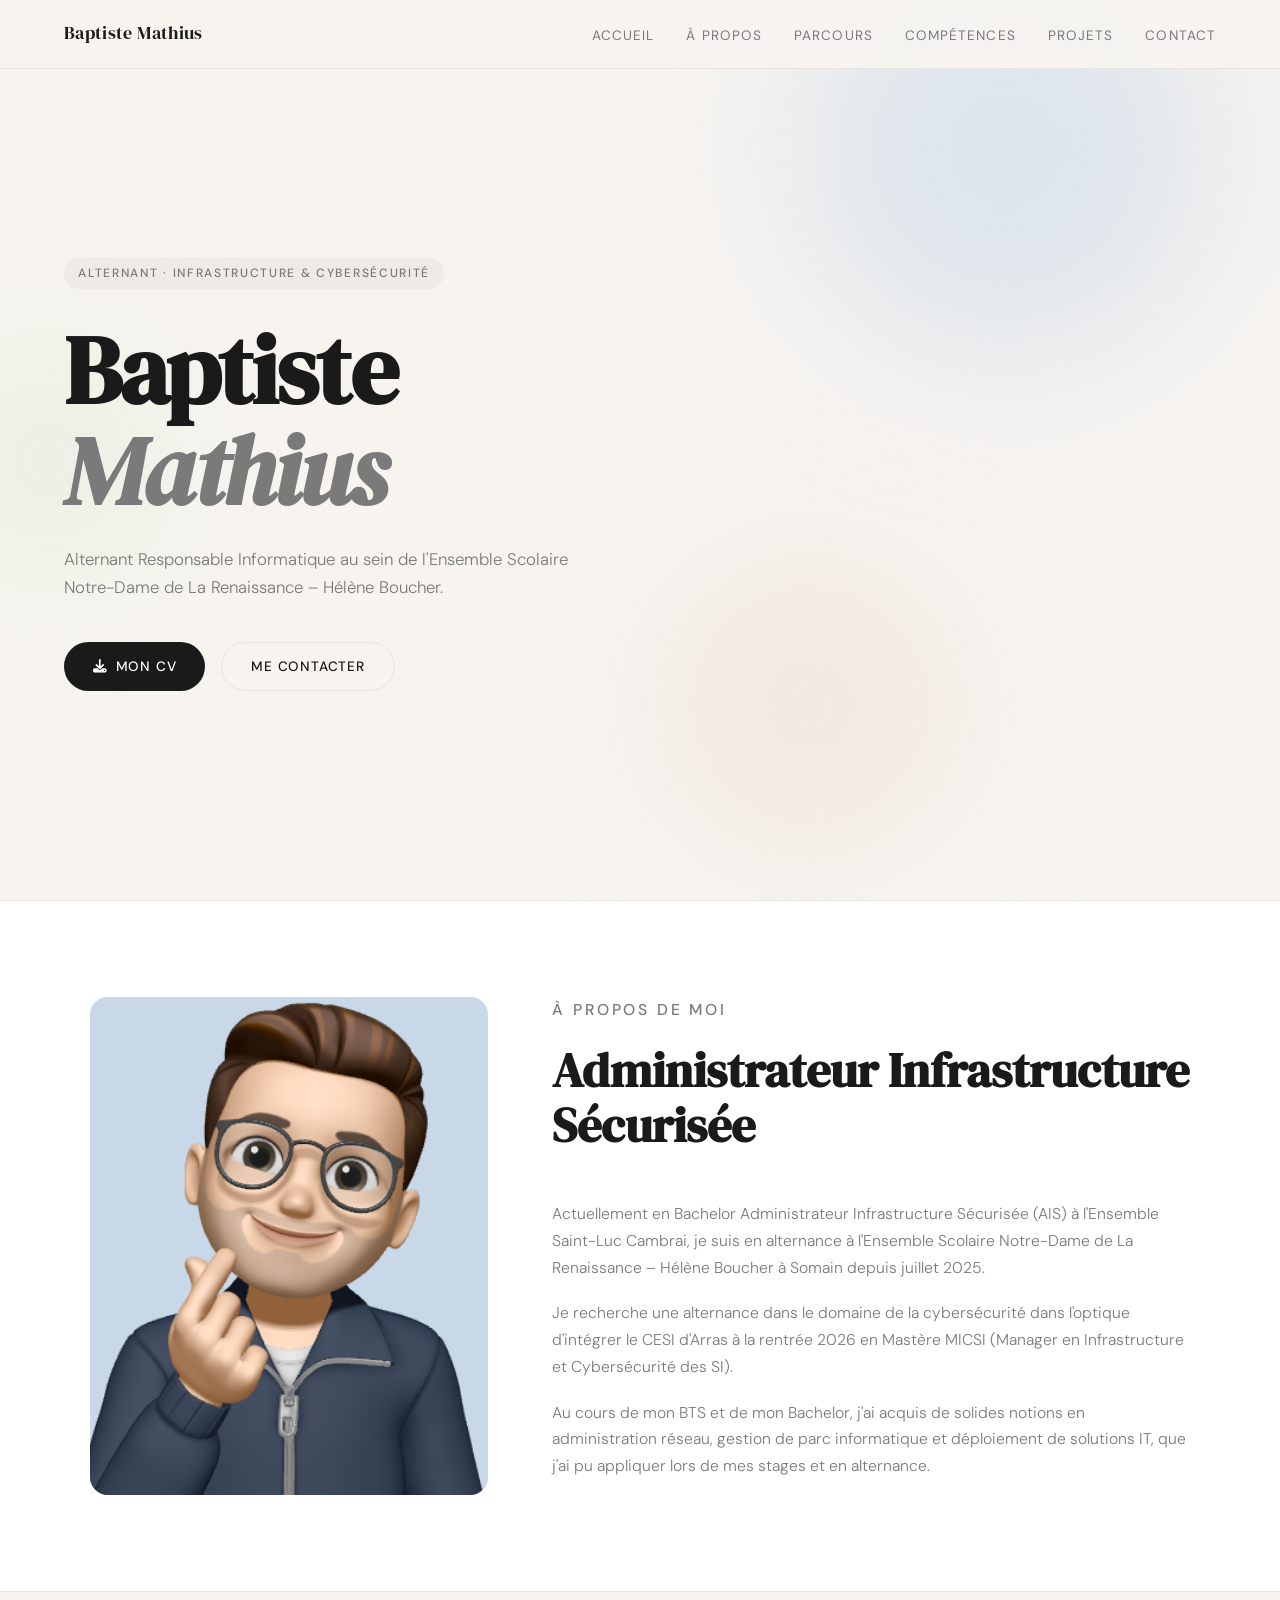
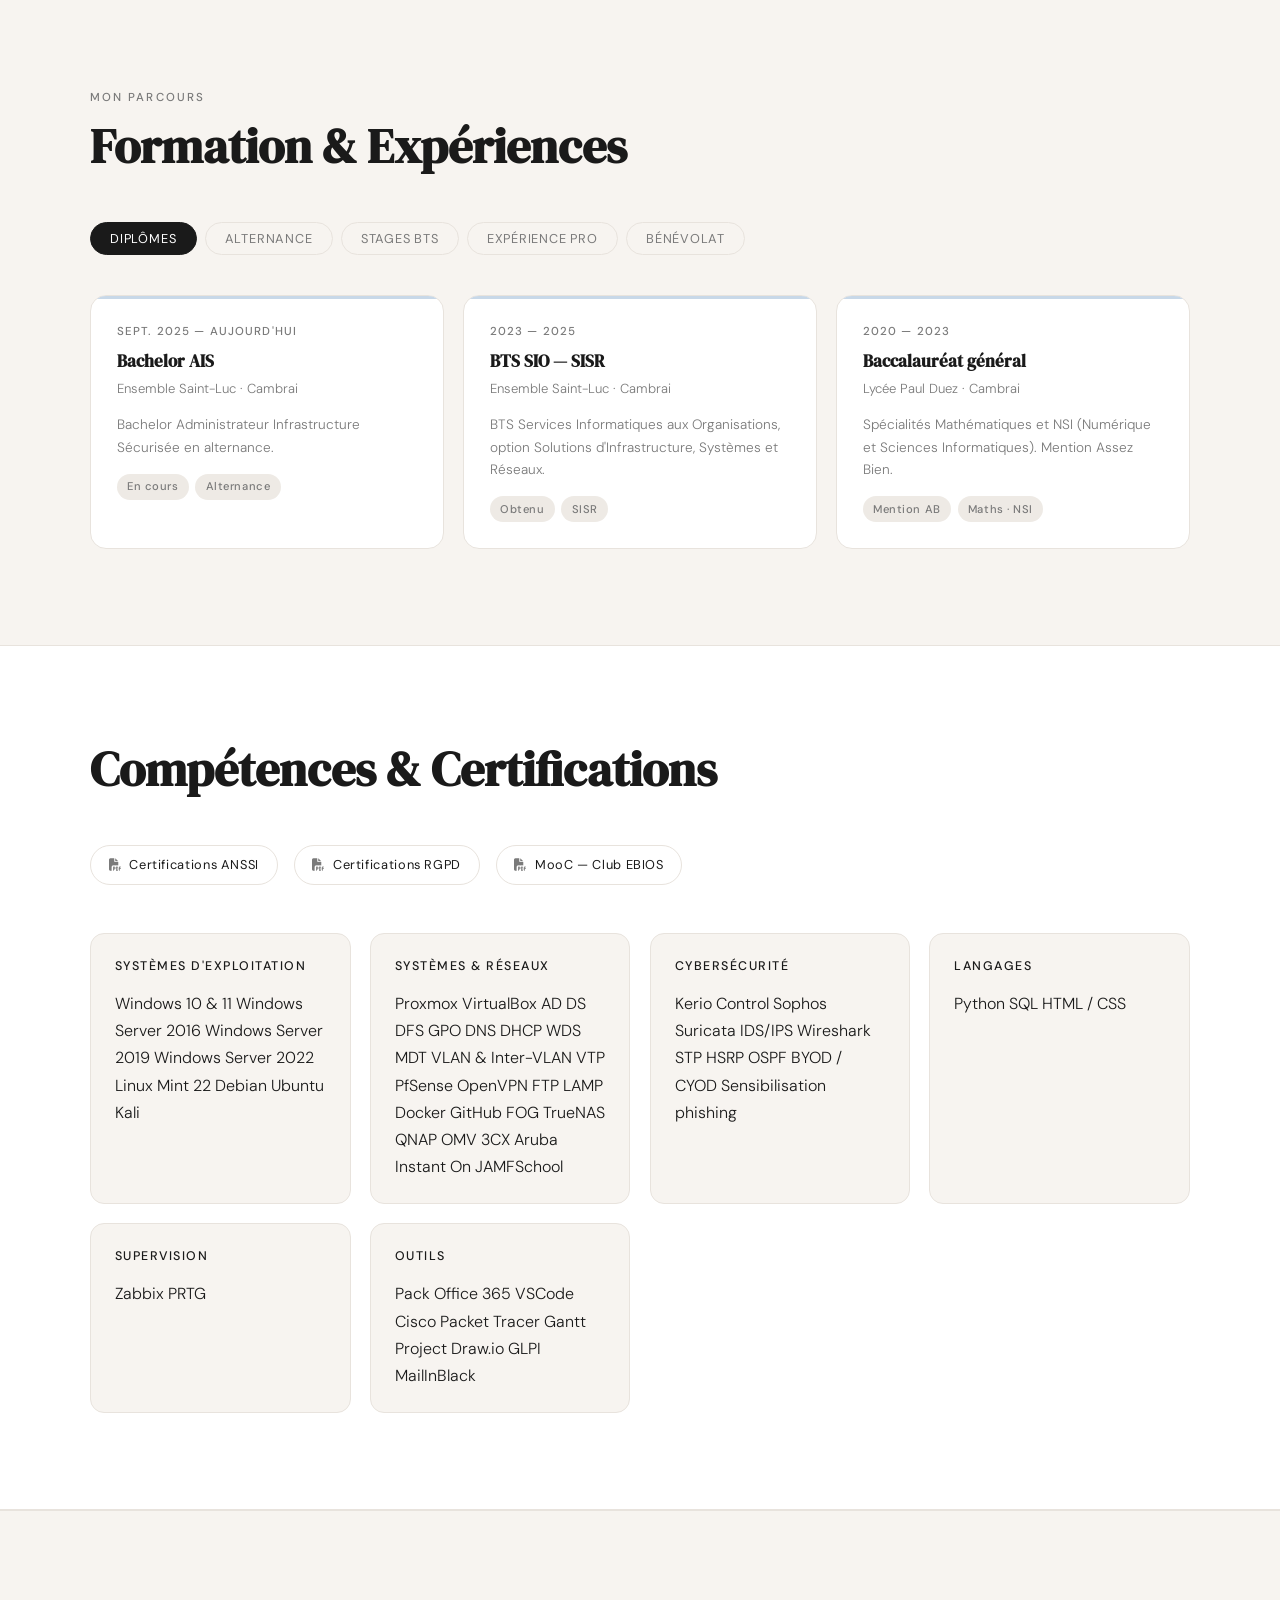
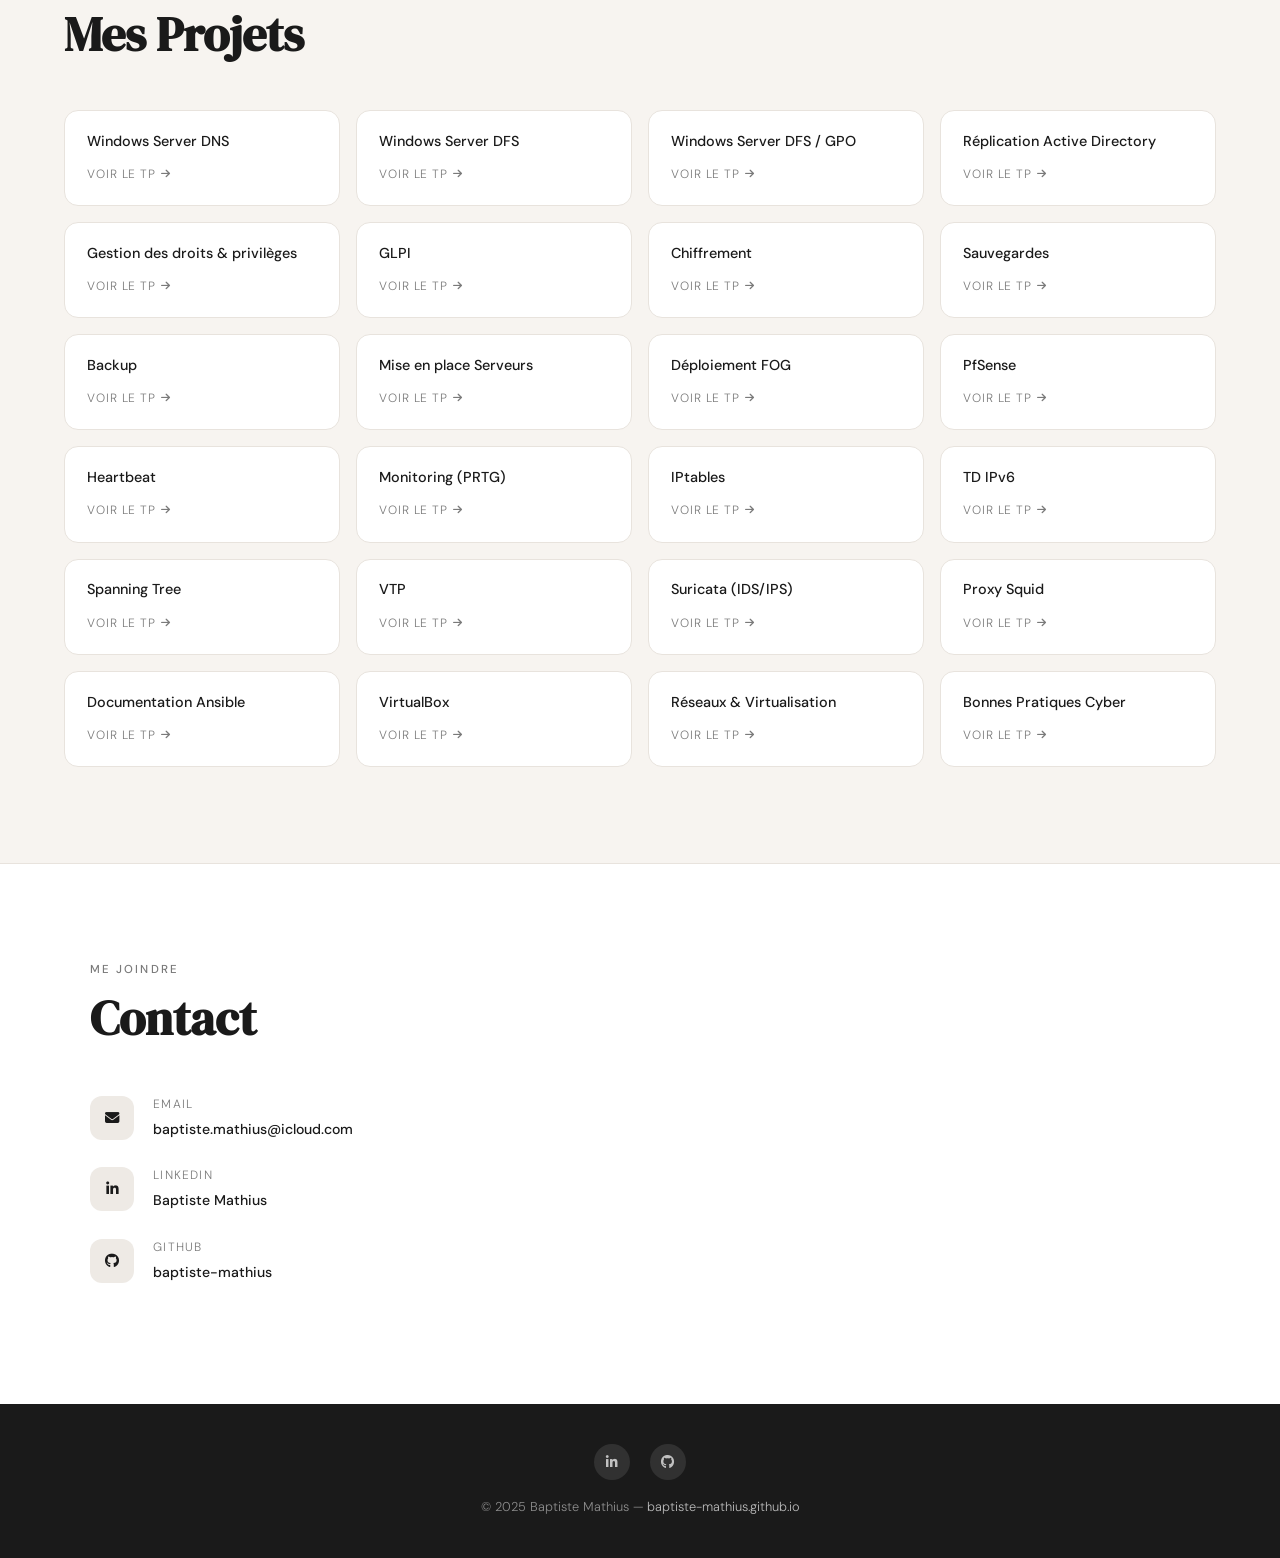
<file: index.html>
<!DOCTYPE html>
<html lang="fr">
<head>
<meta charset="utf-8">
<title>Baptiste Mathius — Portfolio</title>
<meta content="width=device-width, initial-scale=1.0" name="viewport">
<link rel="preconnect" href="https://fonts.googleapis.com">
<link rel="preconnect" href="https://fonts.gstatic.com" crossorigin>
<link href="https://fonts.googleapis.com/css2?family=DM+Serif+Display:ital@0;1&family=DM+Sans:wght@300;400;500&display=swap" rel="stylesheet">
<link href="https://cdnjs.cloudflare.com/ajax/libs/font-awesome/6.4.0/css/all.min.css" rel="stylesheet">

<style>
  :root {
    --bg:        #f7f4f0;
    --surface:   #ffffff;
    --accent1:   #c8d8e8; /* bleu pastel */
    --accent2:   #d8e8d0; /* vert pastel */
    --accent3:   #ecddd4; /* pêche pastel */
    --accent4:   #e8dced; /* lavande pastel */
    --text:      #1a1a1a;
    --muted:     #7a7a7a;
    --border:    #e8e3dd;
    --tag-bg:    #eeeae5;
  }

  *, *::before, *::after { box-sizing: border-box; margin: 0; padding: 0; }

  html { scroll-behavior: smooth; }

  body {
    font-family: 'DM Sans', sans-serif;
    background: var(--bg);
    color: var(--text);
    font-weight: 300;
    line-height: 1.7;
  }

  /* ── NAV ── */
  nav {
    position: fixed;
    top: 0; left: 0; right: 0;
    z-index: 100;
    display: flex;
    align-items: center;
    justify-content: space-between;
    padding: 1.2rem 5vw;
    background: rgba(247,244,240,.92);
    backdrop-filter: blur(12px);
    border-bottom: 1px solid var(--border);
  }
  .nav-logo {
    font-family: 'DM Serif Display', serif;
    font-size: 1.1rem;
    color: var(--text);
    text-decoration: none;
    letter-spacing: .02em;
  }
  .nav-links { display: flex; gap: 2rem; list-style: none; }
  .nav-links a {
    font-size: .85rem;
    font-weight: 400;
    letter-spacing: .08em;
    text-transform: uppercase;
    color: var(--muted);
    text-decoration: none;
    transition: color .2s;
  }
  .nav-links a:hover { color: var(--text); }

  .burger { display: none; flex-direction: column; gap: 5px; cursor: pointer; }
  .burger span { display: block; width: 22px; height: 1.5px; background: var(--text); transition: .3s; }

  /* ── HERO ── */
  #home {
    min-height: 100vh;
    display: flex;
    align-items: center;
    padding: 8rem 5vw 5rem;
    position: relative;
    overflow: hidden;
  }
  .hero-blob {
    position: absolute;
    border-radius: 50%;
    filter: blur(80px);
    opacity: .55;
    pointer-events: none;
  }
  .blob1 { width: 420px; height: 420px; background: var(--accent1); top: -60px; right: 5%; }
  .blob2 { width: 300px; height: 300px; background: var(--accent3); bottom: 5%; right: 25%; }
  .blob3 { width: 200px; height: 200px; background: var(--accent2); top: 40%; left: -4%; }

  .hero-inner {
    max-width: 900px;
    position: relative;
    z-index: 1;
  }
  .hero-label {
    display: inline-block;
    font-size: .75rem;
    font-weight: 500;
    letter-spacing: .14em;
    text-transform: uppercase;
    color: var(--muted);
    background: var(--tag-bg);
    padding: .35rem .9rem;
    border-radius: 100px;
    margin-bottom: 2rem;
  }
  .hero-name {
    font-family: 'DM Serif Display', serif;
    font-size: clamp(3rem, 8vw, 6rem);
    line-height: 1.05;
    letter-spacing: -.02em;
    margin-bottom: 1.4rem;
  }
  .hero-name em { font-style: italic; color: var(--muted); }
  .hero-sub {
    font-size: 1.05rem;
    color: var(--muted);
    max-width: 540px;
    margin-bottom: 2.5rem;
  }
  .hero-actions { display: flex; gap: 1rem; flex-wrap: wrap; }
  .btn-primary {
    display: inline-flex; align-items: center; gap: .5rem;
    padding: .75rem 1.8rem;
    background: var(--text);
    color: #fff;
    font-size: .85rem;
    font-weight: 500;
    letter-spacing: .06em;
    text-transform: uppercase;
    text-decoration: none;
    border-radius: 100px;
    transition: opacity .2s;
  }
  .btn-primary:hover { opacity: .8; }
  .btn-ghost {
    display: inline-flex; align-items: center; gap: .5rem;
    padding: .75rem 1.8rem;
    background: transparent;
    color: var(--text);
    font-size: .85rem;
    font-weight: 500;
    letter-spacing: .06em;
    text-transform: uppercase;
    text-decoration: none;
    border-radius: 100px;
    border: 1px solid var(--border);
    transition: background .2s;
  }
  .btn-ghost:hover { background: var(--tag-bg); }

  /* ── SECTIONS ── */
  section { padding: 6rem 5vw; }
  .section-inner { max-width: 1100px; margin: 0 auto; }

  .section-label {
    font-size: .72rem;
    font-weight: 500;
    letter-spacing: .18em;
    text-transform: uppercase;
    color: var(--muted);
    margin-bottom: .7rem;
  }
  .section-title {
    font-family: 'DM Serif Display', serif;
    font-size: clamp(2rem, 4vw, 3rem);
    line-height: 1.15;
    margin-bottom: 3rem;
  }

  /* ── ABOUT ── */
  #about { background: var(--surface); }
  .about-grid {
    display: grid;
    grid-template-columns: 1fr 1.6fr;
    gap: 4rem;
    align-items: start;
  }
  .about-photo {
    width: 100%;
    aspect-ratio: 4/5;
    object-fit: cover;
    border-radius: 18px;
    background: var(--accent1);
    display: block;
  }
  .about-photo-placeholder {
    width: 100%;
    aspect-ratio: 4/5;
    background: linear-gradient(135deg, var(--accent1) 0%, var(--accent3) 100%);
    border-radius: 18px;
    display: flex;
    align-items: center;
    justify-content: center;
    color: var(--muted);
    font-size: 3rem;
  }
  .about-text p { color: var(--muted); margin-bottom: 1.2rem; font-size: .98rem; }
  .about-text p:last-child { margin-bottom: 0; }

  /* ── PARCOURS ── */
  #qualification { background: var(--bg); }

  .parcours-tabs {
    display: flex;
    gap: .5rem;
    margin-bottom: 2.5rem;
    flex-wrap: wrap;
  }
  .tab-btn {
    padding: .45rem 1.2rem;
    border-radius: 100px;
    border: 1px solid var(--border);
    background: transparent;
    font-family: 'DM Sans', sans-serif;
    font-size: .8rem;
    font-weight: 400;
    letter-spacing: .06em;
    color: var(--muted);
    cursor: pointer;
    transition: all .2s;
    text-transform: uppercase;
  }
  .tab-btn.active, .tab-btn:hover {
    background: var(--text);
    color: #fff;
    border-color: var(--text);
  }

  .parcours-grid {
    display: none;
    grid-template-columns: repeat(auto-fill, minmax(300px, 1fr));
    gap: 1.2rem;
  }
  .parcours-grid.visible { display: grid; }

  .card {
    background: var(--surface);
    border-radius: 16px;
    padding: 1.6rem;
    border: 1px solid var(--border);
    transition: transform .2s, box-shadow .2s;
    position: relative;
    overflow: hidden;
  }
  .card::before {
    content: '';
    position: absolute;
    top: 0; left: 0; right: 0;
    height: 3px;
    border-radius: 16px 16px 0 0;
  }
  .card-diplome::before { background: var(--accent1); }
  .card-alternance::before { background: var(--accent2); }
  .card-stage::before { background: var(--accent3); }
  .card-pro::before { background: var(--accent4); }
  .card-benevolat::before { background: linear-gradient(90deg, var(--accent1), var(--accent4)); }

  .card:hover { transform: translateY(-3px); box-shadow: 0 12px 30px rgba(0,0,0,.07); }

  .card-period {
    font-size: .72rem;
    font-weight: 500;
    letter-spacing: .1em;
    text-transform: uppercase;
    color: var(--muted);
    margin-bottom: .6rem;
  }
  .card-title {
    font-family: 'DM Serif Display', serif;
    font-size: 1.05rem;
    margin-bottom: .3rem;
    line-height: 1.3;
  }
  .card-org {
    font-size: .82rem;
    color: var(--muted);
    margin-bottom: .9rem;
  }
  .card-body { font-size: .85rem; color: var(--muted); line-height: 1.65; }
  .card-tags { display: flex; flex-wrap: wrap; gap: .4rem; margin-top: .9rem; }
  .tag {
    font-size: .7rem;
    font-weight: 500;
    letter-spacing: .05em;
    padding: .22rem .65rem;
    border-radius: 100px;
    background: var(--tag-bg);
    color: var(--muted);
  }

  /* ── COMPÉTENCES ── */
  #skill { background: var(--surface); }
  .certif-row {
    display: flex; gap: 1rem; flex-wrap: wrap; margin-bottom: 3rem;
  }
  .certif-link {
    display: inline-flex; align-items: center; gap: .5rem;
    padding: .5rem 1.1rem;
    border: 1px solid var(--border);
    border-radius: 100px;
    font-size: .8rem;
    font-weight: 400;
    letter-spacing: .05em;
    color: var(--text);
    text-decoration: none;
    transition: background .2s;
  }
  .certif-link:hover { background: var(--tag-bg); }
  .certif-link i { font-size: .75rem; color: var(--muted); }

  .skills-grid {
    display: grid;
    grid-template-columns: repeat(auto-fill, minmax(260px, 1fr));
    gap: 1.2rem;
  }
  .skill-card {
    background: var(--bg);
    border-radius: 14px;
    padding: 1.4rem 1.5rem;
    border: 1px solid var(--border);
  }
  .skill-card-title {
    font-size: .78rem;
    font-weight: 500;
    letter-spacing: .12em;
    text-transform: uppercase;
    color: var(--text);
    margin-bottom: .8rem;
  }
  .skill-card-body { font-size: .84rem; color: var(--muted); line-height: 1.7; }

  /* ── PROJETS ── */
  #service { background: var(--bg); }
  .projects-grid {
    display: grid;
    grid-template-columns: repeat(auto-fill, minmax(220px, 1fr));
    gap: 1rem;
  }
  .project-card {
    background: var(--surface);
    border-radius: 14px;
    padding: 1.3rem 1.4rem;
    border: 1px solid var(--border);
    display: flex;
    flex-direction: column;
    gap: .8rem;
    transition: transform .2s, box-shadow .2s;
    text-decoration: none;
    color: inherit;
  }
  .project-card:hover { transform: translateY(-3px); box-shadow: 0 10px 24px rgba(0,0,0,.07); }
  .project-card-title {
    font-size: .9rem;
    font-weight: 500;
    color: var(--text);
    line-height: 1.35;
  }
  .project-card-link {
    font-size: .75rem;
    letter-spacing: .07em;
    text-transform: uppercase;
    color: var(--muted);
    display: flex; align-items: center; gap: .35rem;
    text-decoration: none;
    margin-top: auto;
  }
  .project-card-link i { font-size: .65rem; }
  .project-card-link:hover { color: var(--text); }

  /* ── CONTACT ── */
  #contact { background: var(--surface); }
  .contact-inner {
    max-width: 540px;
  }
  .contact-item {
    display: flex;
    align-items: center;
    gap: 1.2rem;
    margin-bottom: 1.5rem;
  }
  .contact-icon {
    width: 44px; height: 44px;
    background: var(--tag-bg);
    border-radius: 12px;
    display: flex; align-items: center; justify-content: center;
    color: var(--text);
    flex-shrink: 0;
    font-size: .9rem;
  }
  .contact-detail { font-size: .88rem; color: var(--muted); }
  .contact-detail a { color: var(--text); text-decoration: none; font-weight: 500; }
  .contact-detail a:hover { text-decoration: underline; }

  /* ── FOOTER ── */
  footer {
    background: var(--text);
    color: rgba(255,255,255,.5);
    padding: 2.5rem 5vw;
    text-align: center;
    font-size: .8rem;
  }
  footer a { color: rgba(255,255,255,.7); text-decoration: none; }
  .footer-links { display: flex; justify-content: center; gap: 1.2rem; margin-bottom: 1rem; }
  .footer-social {
    width: 36px; height: 36px;
    border-radius: 50%;
    background: rgba(255,255,255,.1);
    display: flex; align-items: center; justify-content: center;
    color: rgba(255,255,255,.7);
    text-decoration: none;
    transition: background .2s;
    font-size: .85rem;
  }
  .footer-social:hover { background: rgba(255,255,255,.2); }

  /* ── BACK TO TOP ── */
  .back-top {
    position: fixed;
    bottom: 2rem; right: 2rem;
    width: 40px; height: 40px;
    background: var(--text);
    color: #fff;
    border-radius: 50%;
    display: flex; align-items: center; justify-content: center;
    text-decoration: none;
    font-size: .8rem;
    opacity: 0;
    pointer-events: none;
    transition: opacity .3s;
    z-index: 99;
  }
  .back-top.show { opacity: 1; pointer-events: all; }

  /* ── DIVIDER ── */
  .divider {
    border: none;
    border-top: 1px solid var(--border);
    margin: 0;
  }

  /* ── RESPONSIVE ── */
  @media (max-width: 768px) {
    nav { padding: 1rem 5vw; }
    .nav-links { display: none; position: absolute; top: 100%; left: 0; right: 0;
      flex-direction: column; background: rgba(247,244,240,.97);
      padding: 1.5rem 5vw; gap: 1.2rem; border-bottom: 1px solid var(--border); }
    .nav-links.open { display: flex; }
    .burger { display: flex; }
    .about-grid { grid-template-columns: 1fr; gap: 2rem; }
    .about-photo-placeholder { aspect-ratio: 3/2; }
  }

  /* ── ANIMATIONS ── */
  @keyframes fadeUp {
    from { opacity: 0; transform: translateY(22px); }
    to   { opacity: 1; transform: translateY(0); }
  }
  .hero-label  { animation: fadeUp .6s ease both; }
  .hero-name   { animation: fadeUp .6s .12s ease both; }
  .hero-sub    { animation: fadeUp .6s .22s ease both; }
  .hero-actions{ animation: fadeUp .6s .32s ease both; }
</style>
</head>
<body>

<!-- NAV -->
<nav id="navbar">
  <a href="#home" class="nav-logo">Baptiste Mathius</a>
  <ul class="nav-links" id="navLinks">
    <li><a href="#home">Accueil</a></li>
    <li><a href="#about">À propos</a></li>
    <li><a href="#qualification">Parcours</a></li>
    <li><a href="#skill">Compétences</a></li>
    <li><a href="#service">Projets</a></li>
    <li><a href="#contact">Contact</a></li>
  </ul>
  <div class="burger" id="burger" aria-label="Menu">
    <span></span><span></span><span></span>
  </div>
</nav>

<!-- HERO -->
<section id="home">
  <div class="hero-blob blob1"></div>
  <div class="hero-blob blob2"></div>
  <div class="hero-blob blob3"></div>
  <div class="hero-inner">
    <span class="hero-label">Alternant · Infrastructure &amp; Cybersécurité</span>
    <h1 class="hero-name">Baptiste<br><em>Mathius</em></h1>
    <p class="hero-sub">Alternant Responsable Informatique au sein de l'Ensemble Scolaire Notre-Dame de La Renaissance – Hélène Boucher.
    </p>
    <div class="hero-actions">
      <a href="https://drive.google.com/file/d/1x75D1LMUI_7pofwE9KLNUTeq5wVY53QE/view?usp=sharing" class="btn-primary" target="_blank"><i class="fa fa-download"></i> Mon CV</a>
      <a href="#contact" class="btn-ghost">Me contacter</a>
    </div>
  </div>
</section>

<hr class="divider">

<!-- À PROPOS -->
<section id="about">
  <div class="section-inner">
    <div class="about-grid">
      <div class="about-photo-placeholder">
        <img src="img/image1.PNG" alt="Photo de Baptiste Mathius" class="about-photo" />
      </div>
      <div class="about-text">
        <p class="section-label">À propos de moi</p>
        <h2 class="section-title">Administrateur Infrastructure Sécurisée</h2>
        <p>Actuellement en Bachelor Administrateur Infrastructure Sécurisée (AIS) à l'Ensemble Saint-Luc Cambrai, je suis en alternance à l'Ensemble Scolaire Notre-Dame de La Renaissance – Hélène Boucher à Somain depuis juillet 2025.</p>
        <p>Je recherche une alternance dans le domaine de la cybersécurité dans l'optique d'intégrer le CESI d'Arras à la rentrée 2026 en Mastère MICSI (Manager en Infrastructure et Cybersécurité des SI).</p>
        <p>Au cours de mon BTS et de mon Bachelor, j'ai acquis de solides notions en administration réseau, gestion de parc informatique et déploiement de solutions IT, que j'ai pu appliquer lors de mes stages et en alternance.</p>
      </div>
    </div>
  </div>
</section>

<hr class="divider">

<!-- PARCOURS -->
<section id="qualification">
  <div class="section-inner">
    <p class="section-label">Mon parcours</p>
    <h2 class="section-title">Formation &amp; Expériences</h2>

    <div class="parcours-tabs">
      <button class="tab-btn active" data-tab="diplomes">Diplômes</button>
      <button class="tab-btn" data-tab="alternance">Alternance</button>
      <button class="tab-btn" data-tab="stages">Stages BTS</button>
      <button class="tab-btn" data-tab="pro">Expérience pro</button>
      <button class="tab-btn" data-tab="benevolat">Bénévolat</button>
    </div>

    <!-- Diplômes -->
    <div class="parcours-grid visible card-diplome" id="tab-diplomes">
      <div class="card card-diplome">
        <p class="card-period">Sept. 2025 — Aujourd'hui</p>
        <h3 class="card-title">Bachelor AIS</h3>
        <p class="card-org">Ensemble Saint-Luc · Cambrai</p>
        <p class="card-body">Bachelor Administrateur Infrastructure Sécurisée en alternance.</p>
        <div class="card-tags"><span class="tag">En cours</span><span class="tag">Alternance</span></div>
      </div>
      <div class="card card-diplome">
        <p class="card-period">2023 — 2025</p>
        <h3 class="card-title">BTS SIO — SISR</h3>
        <p class="card-org">Ensemble Saint-Luc · Cambrai</p>
        <p class="card-body">BTS Services Informatiques aux Organisations, option Solutions d'Infrastructure, Systèmes et Réseaux.</p>
        <div class="card-tags"><span class="tag">Obtenu</span><span class="tag">SISR</span></div>
      </div>
      <div class="card card-diplome">
        <p class="card-period">2020 — 2023</p>
        <h3 class="card-title">Baccalauréat général</h3>
        <p class="card-org">Lycée Paul Duez · Cambrai</p>
        <p class="card-body">Spécialités Mathématiques et NSI (Numérique et Sciences Informatiques). Mention Assez Bien.</p>
        <div class="card-tags"><span class="tag">Mention AB</span><span class="tag">Maths · NSI</span></div>
      </div>
    </div>

    <!-- Alternance -->
    <div class="parcours-grid" id="tab-alternance">
      <div class="card card-alternance" style="grid-column: 1 / -1; max-width: 680px;">
        <p class="card-period">Juillet 2025 — Aujourd'hui</p>
        <h3 class="card-title">Ensemble Scolaire Notre-Dame de La Renaissance – Hélène Boucher</h3>
        <p class="card-org">Service Informatique · Somain</p>
        <div class="card-tags" style="margin-bottom:.9rem">
          <span class="tag">Windows Server</span><span class="tag">Active Directory</span><span class="tag">DNS / DHCP</span>
          <span class="tag">WDS / MDT</span><span class="tag">GPO · KoXo</span><span class="tag">GLPI</span>
          <span class="tag">3CX</span><span class="tag">Kerio Control</span><span class="tag">Sophos</span>
          <span class="tag">Aruba Instant On</span><span class="tag">JAMFSchool</span><span class="tag">AppleSchoolManager</span>
          <span class="tag">Office 365</span><span class="tag">MailInBlack</span><span class="tag">Support N1/N2</span>
        </div>
        <p class="card-body">Ma mission au sein de l'ensemble scolaire a débuté en juillet 2025.
          Je suis en charge de l'administration de l'infrastructure informatique, de la gestion du parc et du support aux utilisateurs.<br>
          J'ai notamment assuré le déploiement des nouvelles images sous WDS/MDT, la migration des postes vers Windows 11, la mise en place de GPO pour renforcer la sécurité et optimiser la gestion des ressources, 
          ainsi que l'administration de la téléphonie IP avec 3CX.<br>
          A cela s'ajoute le déploiement de la solution MailInBlack pour la sécurisation des emails, la gestion de la solution Sophos.<br>
          Une solution de ticketing GLPI et d'inventaire du parc a été mise en place pour améliorer la gestion des demandes de support, et j'ai également participé au lancement de JAMFSchool et AppleSchoolManager pour la gestion des appareils Apple dans l'établissement.
        </p>
      </div>
    </div>

    <!-- Stages -->
    <div class="parcours-grid" id="tab-stages">
      <div class="card card-stage">
        <p class="card-period">Janv. — Fév. 2025</p>
        <h3 class="card-title">Cathelain Hermies</h3>
        <p class="card-org">Service Informatique — Stage 2ème année</p>
        <div class="card-tags" style="margin-bottom:.9rem">
          <span class="tag">Support</span><span class="tag">Masterisation</span><span class="tag">Intune</span>
          <span class="tag">Barco · Polycom</span><span class="tag">QNAP</span>
        </div>
        <p class="card-body">Pendant 1 mois au sein du Service informatique de Cathelain,
          différentes tâches m'étaient confiées comme du support, de la mise en place de poste, 
          la migration de données pour enrollement InTune, l'optimisation de la baie et la mise en 
          place de serveur NAS QNAP pour du stockage en local.</p>
      </div>
      <div class="card card-stage">
        <p class="card-period">Mai — Juin 2024</p>
        <h3 class="card-title">Riccobono Technology (anciennement Lenglet Imprimeurs)</h3>
        <p class="card-org">Service Informatique — Stage 1ère année</p>
        <div class="card-tags" style="margin-bottom:.9rem">
          <span class="tag">TrueNAS</span><span class="tag">Support</span><span class="tag">Windows</span>
          <span class="tag">Office 365</span><span class="tag">Réseau</span>
        </div>
        <p class="card-body">Pendant 1 mois au sein du Service informatique de l'imprimerie Lenglet,
          différentes tâches m'ont été confiées comme la remise en service de 3 serveurs NAS rackable dans la baie,
          la mise en place de backup et réplication sur un NAS hors ligne afin que les plans des bobines soient stockés dans l'usine.
          Mise en place de borne Wi-Fi pour la maintenance avec douchette relié par MAC Address.
        </p>
      </div>
    </div>

    <!-- Expérience pro -->
    <div class="parcours-grid" id="tab-pro">
      <div class="card card-pro">
        <p class="card-period">Août 2024 &amp; Août 2025</p>
        <h3 class="card-title">Riccobono Technology (anciennement Lenglet Imprimeurs)</h3>
        <p class="card-org">Raillencourt-Saint-Olle</p>
        <p class="card-body">Manutentionnaire &amp; nettoyage groupe d'impression.</p>
      </div>
      <div class="card card-pro">
        <p class="card-period">Juillet 2024</p>
        <h3 class="card-title">Terre de Jeux 2024</h3>
        <p class="card-org">Communauté d'Agglomération de Cambrai · Niergnies</p>
        <p class="card-body">Animation jeux sportifs dans le cadre des Jeux Olympiques de Paris 2024.</p>
      </div>
    </div>

    <!-- Bénévolat -->
    <div class="parcours-grid" id="tab-benevolat">
      <div class="card card-benevolat">
        <p class="card-period">Août 2025 — Aujourd'hui</p>
        <h3 class="card-title">Football Club Provillois</h3>
        <p class="card-org">Responsable catégorie U13</p>
        <p class="card-body">Encadrement et animation des entraînements de la catégorie U13.
        <br>Introduction des notions plus complexe (tactiques, placements et transitions).
        <br>Encadrement d’adolescents : autorité, pédagogie et écoute.
        <br>Gestion de l’évolution individuelle des joueurs (postes, progression).
        </p>
       <div class="card-tags"><span class="tag">Travail d’équipe</span></div>
        <div class="card-tags"><span class="tag">Leadership</span></div>
        <div class="card-tags"><span class="tag">Organisation & rigueur</span></div>
      </div>
      <div class="card card-benevolat">
        <p class="card-period">Août 2024 — Juin 2025</p>
        <h3 class="card-title">Football Club Provillois</h3>
        <p class="card-org">Responsable catégorie U11</p>
        <p class="card-body">Encadrement de la catégorie U11 pour la saison 2024-2025.
          <br>Introduction des premières notions tactiques simples.
          <br>Préparation et gestion de matchs U11.
        </p>
        <div class="card-tags"><span class="tag">Travail d’équipe</span></div>
        <div class="card-tags"><span class="tag">Leadership</span></div>
        <div class="card-tags"><span class="tag">Organisation & rigueur</span></div>
        <div class="card-tags"><span class="tag">Adaptation à différents publics</span></div>
      </div>
      <div class="card card-benevolat">
        <p class="card-period">Août 2023 — Juin 2024</p>
        <h3 class="card-title">Football Club Provillois</h3>
        <p class="card-org">Responsable catégorie Débutants</p>
        <p class="card-body">Encadrement de la catégorie débutants pour la saison 2023-2024.
          <br> Organisation de plateaux u8-u9. 
          <br>Introduction aux valeurs sportives (respect, fair-play, écoute)
          <br>Apprentissage des bases du football adapté aux plus jeunes.
          <br>Gestion de groupes très jeunes, nécessitant patience et accompagnement individuel.
        </p>
        <div class="card-tags"><span class="tag">Travail d’équipe</span></div>
        <div class="card-tags"><span class="tag">Leadership</span></div>
        <div class="card-tags"><span class="tag">Organisation & rigueur</span></div>
        <div class="card-tags"><span class="tag">Pédagogie</span></div>
      </div>
    </div>

  </div>
</section>

<hr class="divider">

<!-- COMPÉTENCES -->
<section id="skill">
  <div class="section-inner">
    <h2 class="section-title">Compétences &amp; Certifications</h2>

    <div class="certif-row">
      <a class="certif-link" href="img/certif_anssi.pdf" target="_blank"><i class="fa fa-file-pdf"></i> Certifications ANSSI</a>
      <a class="certif-link" href="img/Certifications_RGPD.pdf" target="_blank"><i class="fa fa-file-pdf"></i> Certifications RGPD</a>
      <a class="certif-link" href="img/MOOC_EBIOS.pdf" target="_blank"><i class="fa fa-file-pdf"></i> MooC — Club EBIOS</a>
    </div>

    <div class="skills-grid">

      <div class="skill-card">
        <p class="skill-card-title">Systèmes d'exploitation</p>
        <div class="skill-tags">
          <span class="skill-tag">Windows 10 &amp; 11</span>
          <span class="skill-tag">Windows Server 2016</span>
          <span class="skill-tag">Windows Server 2019</span>
          <span class="skill-tag">Windows Server 2022</span>
          <span class="skill-tag">Linux Mint 22</span>
          <span class="skill-tag">Debian</span>
          <span class="skill-tag">Ubuntu</span>
          <span class="skill-tag">Kali</span>
        </div>
      </div>

      <div class="skill-card">
        <p class="skill-card-title">Systèmes &amp; Réseaux</p>
        <div class="skill-tags">
          <span class="skill-tag">Proxmox</span>
          <span class="skill-tag">VirtualBox</span>
          <span class="skill-tag">AD DS</span>
          <span class="skill-tag">DFS</span>
          <span class="skill-tag">GPO</span>
          <span class="skill-tag">DNS</span>
          <span class="skill-tag">DHCP</span>
          <span class="skill-tag">WDS</span>
          <span class="skill-tag">MDT</span>
          <span class="skill-tag">VLAN &amp; Inter-VLAN</span>
          <span class="skill-tag">VTP</span>
          <span class="skill-tag">PfSense</span>
          <span class="skill-tag">OpenVPN</span>
          <span class="skill-tag">FTP</span>
          <span class="skill-tag">LAMP</span>
          <span class="skill-tag">Docker</span>
          <span class="skill-tag">GitHub</span>
          <span class="skill-tag">FOG</span>
          <span class="skill-tag">TrueNAS</span>
          <span class="skill-tag">QNAP</span>
          <span class="skill-tag">OMV</span>
          <span class="skill-tag">3CX</span>
          <span class="skill-tag">Aruba Instant On</span>
          <span class="skill-tag">JAMFSchool</span>
        </div>
      </div>

      <div class="skill-card">
        <p class="skill-card-title">Cybersécurité</p>
        <div class="skill-tags">
          <span class="skill-tag">Kerio Control</span>
          <span class="skill-tag">Sophos</span>
          <span class="skill-tag">Suricata IDS/IPS</span>
          <span class="skill-tag">Wireshark</span>
          <span class="skill-tag">STP</span>
          <span class="skill-tag">HSRP</span>
          <span class="skill-tag">OSPF</span>
          <span class="skill-tag">BYOD / CYOD</span>
          <span class="skill-tag">Sensibilisation phishing</span>
        </div>
      </div>

      <div class="skill-card">
        <p class="skill-card-title">Langages</p>
        <div class="skill-tags">
          <span class="skill-tag">Python</span>
          <span class="skill-tag">SQL</span>
          <span class="skill-tag">HTML / CSS</span>
        </div>
      </div>

      <div class="skill-card">
        <p class="skill-card-title">Supervision</p>
        <div class="skill-tags">
          <span class="skill-tag">Zabbix</span>
          <span class="skill-tag">PRTG</span>
        </div>
      </div>

      <div class="skill-card">
        <p class="skill-card-title">Outils</p>
        <div class="skill-tags">
          <span class="skill-tag">Pack Office 365</span>
          <span class="skill-tag">VSCode</span>
          <span class="skill-tag">Cisco Packet Tracer</span>
          <span class="skill-tag">Gantt Project</span>
          <span class="skill-tag">Draw.io</span>
          <span class="skill-tag">GLPI</span>
          <span class="skill-tag">MailInBlack</span>
        </div>
      </div>

    </div>
  </div>
</section>

<hr class="divider">
<hr class="divider">


<!-- PROJETS -->
<section id="service">
    <h2 class="section-title">Mes Projets</h2>
    <div class="projects-grid">

      <div class="project-card">
        <p class="project-card-title">Windows Server DNS</p>
        <a class="project-card-link" href="img/BTS1/TD_B1_DNS.pdf" target="_blank">Voir le TP <i class="fa fa-arrow-right"></i></a>
      </div>
      <div class="project-card">
        <p class="project-card-title">Windows Server DFS</p>
        <a class="project-card-link" href="img/BTS1/TP_B2_DFS.pdf" target="_blank">Voir le TP <i class="fa fa-arrow-right"></i></a>
      </div>
      <div class="project-card">
        <p class="project-card-title">Windows Server DFS / GPO</p>
        <a class="project-card-link" href="img/BTS2/TP – DFS-GPO.pdf" target="_blank">Voir le TP <i class="fa fa-arrow-right"></i></a>
      </div>
      <div class="project-card">
        <p class="project-card-title">Réplication Active Directory</p>
        <a class="project-card-link" href="img/BTS2/TP-AD_Replication.pdf" target="_blank">Voir le TP <i class="fa fa-arrow-right"></i></a>
      </div>
      <div class="project-card">
        <p class="project-card-title">Gestion des droits &amp; privilèges</p>
        <a class="project-card-link" href="img/BTS1/TP_B3_Wserver_gestion_droit_privilege.pdf" target="_blank">Voir le TP <i class="fa fa-arrow-right"></i></a>
      </div>
      <div class="project-card">
        <p class="project-card-title">GLPI</p>
        <a class="project-card-link" href="img/BTS1/B2-GLPI.pdf" target="_blank">Voir le TP <i class="fa fa-arrow-right"></i></a>
      </div>
      <div class="project-card">
        <p class="project-card-title">Chiffrement</p>
        <a class="project-card-link" href="img/BTS1/TP_B3_Chiffrement.pdf" target="_blank">Voir le TP <i class="fa fa-arrow-right"></i></a>
      </div>
      <div class="project-card">
        <p class="project-card-title">Sauvegardes</p>
        <a class="project-card-link" href="img/BTS1/TD-TP_B1_Sauvegardes.pdf" target="_blank">Voir le TP <i class="fa fa-arrow-right"></i></a>
      </div>
      <div class="project-card">
        <p class="project-card-title">Backup</p>
        <a class="project-card-link" href="img/BTS2/B2-TP-Backup.pdf" target="_blank">Voir le TP <i class="fa fa-arrow-right"></i></a>
      </div>
      <div class="project-card">
        <p class="project-card-title">Mise en place Serveurs</p>
        <a class="project-card-link" href="img/BTS2/TP-B2-Serveurs.pdf" target="_blank">Voir le TP <i class="fa fa-arrow-right"></i></a>
      </div>
      <div class="project-card">
        <p class="project-card-title">Déploiement FOG</p>
        <a class="project-card-link" href="img/BTS2/TP - Déploiment FOG.pdf" target="_blank">Voir le TP <i class="fa fa-arrow-right"></i></a>
      </div>
      <div class="project-card">
        <p class="project-card-title">PfSense</p>
        <a class="project-card-link" href="img/BTS2/TP-B2-Pfsense.pdf" target="_blank">Voir le TP <i class="fa fa-arrow-right"></i></a>
      </div>
      <div class="project-card">
        <p class="project-card-title">Heartbeat</p>
        <a class="project-card-link" href="img/BTS2/TP-B2-Heartbeat.pdf" target="_blank">Voir le TP <i class="fa fa-arrow-right"></i></a>
      </div>
      <div class="project-card">
        <p class="project-card-title">Monitoring (PRTG)</p>
        <a class="project-card-link" href="img/BTS2/B3 - Supervision-PRTG.pdf" target="_blank">Voir le TP <i class="fa fa-arrow-right"></i></a>
      </div>
      <div class="project-card">
        <p class="project-card-title">IPtables</p>
        <a class="project-card-link" href="img/BTS2/TP - B3 - IPtables.pdf" target="_blank">Voir le TP <i class="fa fa-arrow-right"></i></a>
      </div>
      <div class="project-card">
        <p class="project-card-title">TD IPv6</p>
        <a class="project-card-link" href="img/BTS2/TP_IPV6_Luczack.pdf" target="_blank">Voir le TP <i class="fa fa-arrow-right"></i></a>
      </div>
      <div class="project-card">
        <p class="project-card-title">Spanning Tree</p>
        <a class="project-card-link" href="img/BTS2/B3-STP-MATHIUS-Baptiste.pdf" target="_blank">Voir le TP <i class="fa fa-arrow-right"></i></a>
      </div>
      <div class="project-card">
        <p class="project-card-title">VTP</p>
        <a class="project-card-link" href="img/BTS1/B2-VTP-Baptiste-Ugo.pdf" target="_blank">Voir le TP <i class="fa fa-arrow-right"></i></a>
      </div>
      <div class="project-card">
        <p class="project-card-title">Suricata (IDS/IPS)</p>
        <a class="project-card-link" href="img/BTS2/TP - B3 - IDS_IPS.pdf" target="_blank">Voir le TP <i class="fa fa-arrow-right"></i></a>
      </div>
      <div class="project-card">
        <p class="project-card-title">Proxy Squid</p>
        <a class="project-card-link" href="img/BTS2/TP-B2-Proxy_Squid.pdf" target="_blank">Voir le TP <i class="fa fa-arrow-right"></i></a>
      </div>
      <div class="project-card">
        <p class="project-card-title">Documentation Ansible</p>
        <a class="project-card-link" href="img/BTS2/Documentation Ansible.pdf" target="_blank">Voir le TP <i class="fa fa-arrow-right"></i></a>
      </div>
      <div class="project-card">
        <p class="project-card-title">VirtualBox</p>
        <a class="project-card-link" href="img/BTS1/TP_B1_Prise_en_main_VirtualBox.pdf" target="_blank">Voir le TP <i class="fa fa-arrow-right"></i></a>
      </div>
      <div class="project-card">
        <p class="project-card-title">Réseaux &amp; Virtualisation</p>
        <a class="project-card-link" href="img/BTS1/TP_B1_mise_en_réseau_VM.pdf" target="_blank">Voir le TP <i class="fa fa-arrow-right"></i></a>
      </div>
      <div class="project-card">
        <p class="project-card-title">Bonnes Pratiques Cyber</p>
        <a class="project-card-link" href="img/BTS1/TP_B3_Bonnes_pratiques_cyber.pdf" target="_blank">Voir le TP <i class="fa fa-arrow-right"></i></a>
      </div>

    </div>
  </div>
</section>

<hr class="divider">

<!-- CONTACT -->
<section id="contact">
  <div class="section-inner">
    <p class="section-label">Me joindre</p>
    <h2 class="section-title">Contact</h2>
    <div class="contact-inner">
      <div class="contact-item">
        <div class="contact-icon"><i class="fa fa-envelope"></i></div>
        <div class="contact-detail">
          <div style="font-size:.75rem;color:var(--muted);text-transform:uppercase;letter-spacing:.1em;margin-bottom:.2rem">Email</div>
          <a href="mailto:baptiste.mathius@icloud.com">baptiste.mathius@icloud.com</a>
        </div>
      </div>
      <div class="contact-item">
        <div class="contact-icon"><i class="fab fa-linkedin-in"></i></div>
        <div class="contact-detail">
          <div style="font-size:.75rem;color:var(--muted);text-transform:uppercase;letter-spacing:.1em;margin-bottom:.2rem">LinkedIn</div>
          <a href="https://www.linkedin.com/in/baptiste-mathius/" target="_blank">Baptiste Mathius</a>
        </div>
      </div>
      <div class="contact-item">
        <div class="contact-icon"><i class="fab fa-github"></i></div>
        <div class="contact-detail">
          <div style="font-size:.75rem;color:var(--muted);text-transform:uppercase;letter-spacing:.1em;margin-bottom:.2rem">GitHub</div>
          <a href="https://github.com/baptiste-mathius" target="_blank">baptiste-mathius</a>
        </div>
      </div>
    </div>
  </div>
</section>

<!-- FOOTER -->
<footer>
  <div class="footer-links" style="margin-bottom:1rem">
    <a class="footer-social" href="https://www.linkedin.com/in/baptiste-mathius/" target="_blank"><i class="fab fa-linkedin-in"></i></a>
    <a class="footer-social" href="https://github.com/baptiste-mathius" target="_blank"><i class="fab fa-github"></i></a>
  </div>
  <p>&copy; 2025 Baptiste Mathius — <a href="#">baptiste-mathius.github.io</a></p>
</footer>

<!-- BACK TO TOP -->
<a href="#home" class="back-top" id="backTop"><i class="fa fa-arrow-up"></i></a>

<script>
  // Burger menu
  const burger = document.getElementById('burger');
  const navLinks = document.getElementById('navLinks');
  burger.addEventListener('click', () => navLinks.classList.toggle('open'));
  navLinks.querySelectorAll('a').forEach(a => a.addEventListener('click', () => navLinks.classList.remove('open')));

  // Back to top
  const backTop = document.getElementById('backTop');
  window.addEventListener('scroll', () => {
    backTop.classList.toggle('show', window.scrollY > 400);
  });

  // Parcours tabs
  document.querySelectorAll('.tab-btn').forEach(btn => {
    btn.addEventListener('click', () => {
      document.querySelectorAll('.tab-btn').forEach(b => b.classList.remove('active'));
      document.querySelectorAll('.parcours-grid').forEach(g => g.classList.remove('visible'));
      btn.classList.add('active');
      document.getElementById('tab-' + btn.dataset.tab).classList.add('visible');
    });
  });
</script>

</body>
</html>
</file>
